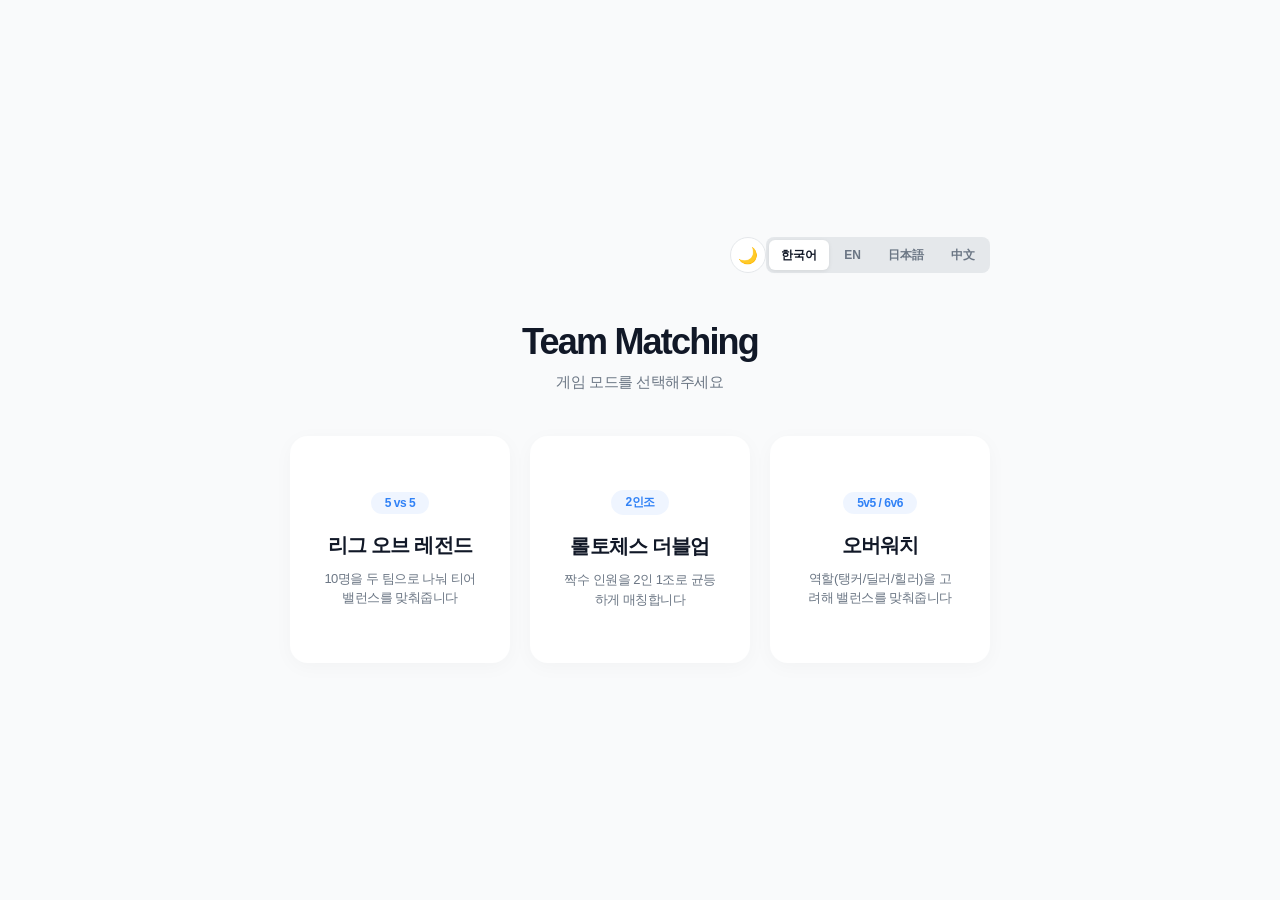
<file: index.html>
<!DOCTYPE html>
<html lang="ko">
<head>
  <meta charset="UTF-8">
  <meta name="viewport" content="width=device-width, initial-scale=1.0">
  <title>Team Matching</title>
  <link rel="stylesheet" href="style.css">
</head>
<body>
  <div class="landing">
    <div class="landing-top">
      <button class="dark-mode-btn" id="darkModeBtn">🌙</button>
      <div class="lang-toggle">
        <button class="lang-btn active" data-lang="ko">한국어</button>
        <button class="lang-btn" data-lang="en">EN</button>
        <button class="lang-btn" data-lang="ja">日本語</button>
        <button class="lang-btn" data-lang="zh">中文</button>
      </div>
    </div>
    <h1 class="landing-title">Team Matching</h1>
    <p class="landing-sub" id="subtitle"></p>
    <div class="card-grid">
      <a class="mode-card" href="lol/index.html">
        <div class="mode-badge">5 vs 5</div>
        <div class="mode-title" id="lolTitle"></div>
        <div class="mode-desc" id="lolDesc"></div>
      </a>
      <a class="mode-card" href="tft/index.html">
        <div class="mode-badge" id="tftBadge">2인조</div>
        <div class="mode-title" id="tftTitle"></div>
        <div class="mode-desc" id="tftDesc"></div>
      </a>
      <a class="mode-card" href="ow/index.html">
        <div class="mode-badge" id="owBadge">5 vs 5 / 6 vs 6</div>
        <div class="mode-title" id="owTitle"></div>
        <div class="mode-desc" id="owDesc"></div>
      </a>
    </div>
  </div>
  <script src="shared/tierData.js"></script>
  <script src="shared/utils.js"></script>
  <script src="shared/i18n.js"></script>
  <script src="app.js"></script>
</body>
</html>
</file>
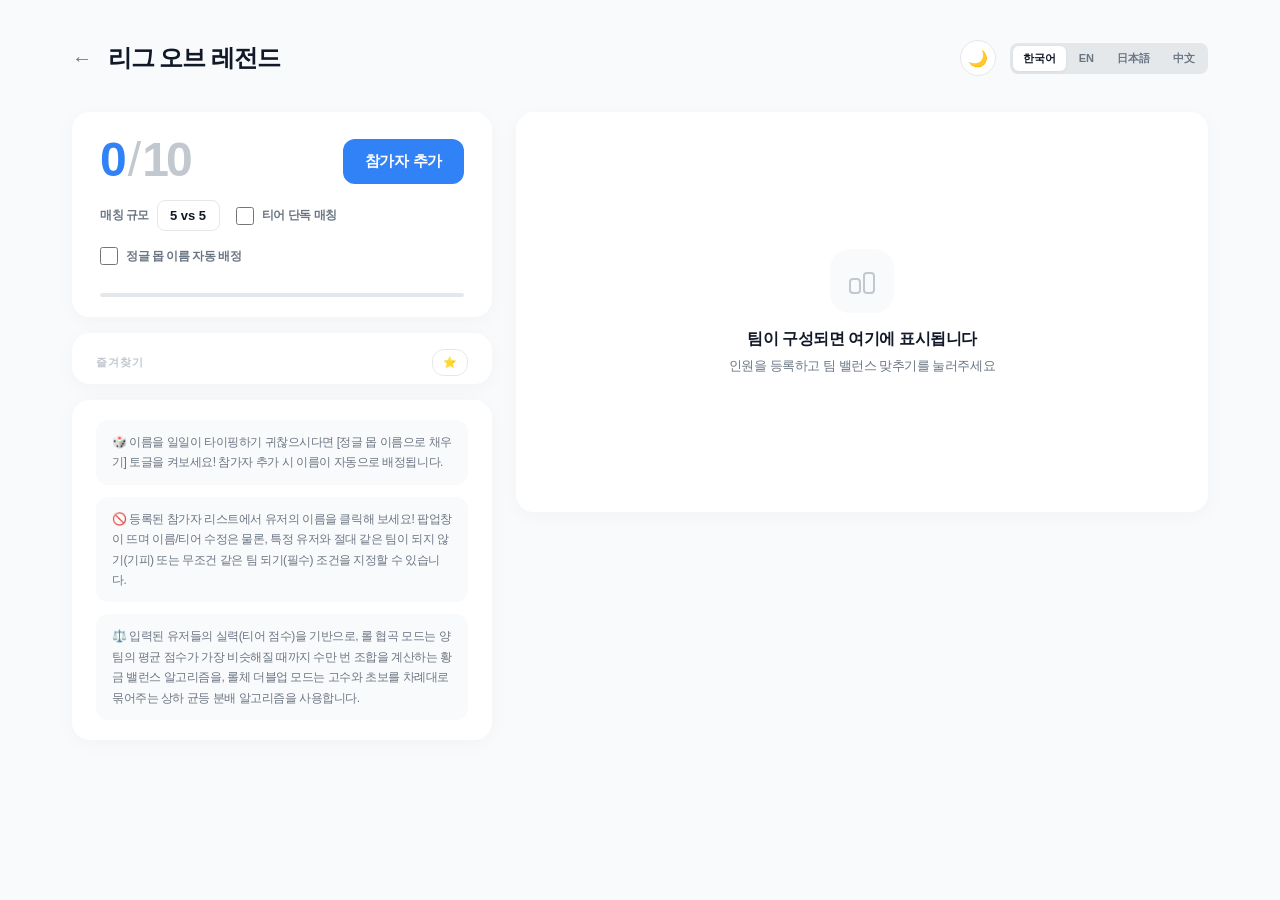
<file: lol/index.html>
<!DOCTYPE html>
<html lang="ko">
<head>
  <meta charset="UTF-8">
  <meta name="viewport" content="width=device-width, initial-scale=1.0">
  <title>리그 오브 레전드 - Team Matching</title>
  <link rel="stylesheet" href="style.css">
</head>
<body>
<div class="page">
  <div class="topbar">
    <a href="../index.html" class="topbar-back">&larr;</a>
    <span class="topbar-title" id="appTitle"></span>
    <div class="topbar-right">
      <button class="dark-mode-btn" id="darkModeBtn">🌙</button>
      <div class="lang-toggle">
        <button class="lang-btn active" data-lang="ko">한국어</button>
        <button class="lang-btn" data-lang="en">EN</button>
        <button class="lang-btn" data-lang="ja">日本語</button>
        <button class="lang-btn" data-lang="zh">中文</button>
      </div>
    </div>
  </div>
  <div class="dashboard">
    <div class="left-panel">
      <!-- Controls card -->
      <div class="card">
        <div class="stat-block">
          <div class="stat-row">
            <div>
              <div class="stat-count"><span class="n-cur" id="countNum">0</span><span class="n-sep">/</span><span class="n-tot" id="countTotal">10</span></div>
            </div>
            <div class="stat-actions">
              <button class="btn btn-primary" id="btnAdd"><span id="btnAddText"></span></button>
              <button class="btn btn-ghost" id="btnReset" style="display:none"></button>
            </div>
          </div>
          <!-- Options row -->
          <div class="options-row">
            <div class="option-item">
              <label class="option-label" id="matchSizeLabel"></label>
              <select class="option-select" id="matchSizeSelect">
                <option value="2">2 vs 2</option>
                <option value="3">3 vs 3</option>
                <option value="4">4 vs 4</option>
                <option value="5" selected>5 vs 5</option>
              </select>
            </div>
            <div class="option-item">
              <label class="toggle-wrap">
                <input type="checkbox" id="simpleModeToggle">
                <span class="toggle-label" id="simpleModeLabel"></span>
              </label>
            </div>
            <div class="option-item">
              <label class="toggle-wrap">
                <input type="checkbox" id="autoNameToggle">
                <span class="toggle-label" id="autoNameLabel"></span>
              </label>
            </div>
          </div>
          <!-- Utility buttons -->
          <div class="util-row">
            <button class="btn btn-ghost btn-util" id="btnUndo" style="display:none"></button>
          </div>
          <div class="progress-wrap"><div class="progress-track"><div class="progress-fill" id="countProgress" style="width:0%"></div></div></div>
        </div>
        <div id="btnMatchWrap" style="display:none;padding:0 28px 24px">
          <button class="btn btn-primary btn-match" id="btnMatch"><span id="btnMatchText"></span></button>
        </div>
      </div>
      <!-- Player list -->
      <div class="card" id="playerListCard" style="display:none">
        <div class="fav-header">
          <div class="section-label" id="sectionLabelPlayers"></div>
        </div>
        <div id="playerGrid" class="player-list"></div>
      </div>
      <!-- Favorites -->
      <div class="card" id="favCard">
        <div class="fav-header">
          <div class="section-label" id="favSectionLabel"></div>
          <button class="btn btn-ghost btn-util" id="btnFavToggle" style="font-size:11px;padding:6px 10px">⭐</button>
        </div>
        <div id="favList" class="fav-list" style="display:none"></div>
      </div>
      <!-- Guide card -->
      <div class="card guide-card" id="guideCard">
        <div class="guide-item" id="guideAutoFill"></div>
        <div class="guide-item" id="guideRelation"></div>
        <div class="guide-item" id="guideAlgo"></div>
      </div>
    </div>
    <div class="right-panel">
      <div class="card placeholder-card" id="placeholderCard">
        <div class="placeholder-icon"><svg width="32" height="32" viewBox="0 0 32 32" fill="none"><rect x="4" y="14" width="10" height="14" rx="3" stroke="#C2C8D0" stroke-width="2"/><rect x="18" y="8" width="10" height="20" rx="3" stroke="#C2C8D0" stroke-width="2"/></svg></div>
        <div class="placeholder-title" id="placeholderTitle"></div>
        <div class="placeholder-sub" id="placeholderSub"></div>
      </div>
      <div id="resultScreen" class="result-screen">
        <div class="card result-header-card"><div class="result-title" id="resultTitle"></div><div class="result-subtitle" id="resultSubtitle"></div></div>
        <div id="errorMsg" class="error-msg" style="display:none"></div>
        <div id="warnMsg" class="warn-msg" style="display:none"></div>
        <div class="card" id="balanceSection"><div class="balance-section"><div class="balance-label" id="balanceLabel"></div><div class="balance-bar-wrap"><span class="balance-pct blue" id="bluePct">50%</span><div class="balance-bar-bg"><div class="balance-bar-blue" id="blueBar" style="width:50%"></div><div class="balance-bar-red" id="redBar" style="width:50%"></div></div><span class="balance-pct red" id="redPct">50%</span></div></div></div>
        <div class="teams-grid" id="teamsWrapper"></div>
        <div class="card result-actions-card">
          <button class="btn btn-ghost" id="btnBack"></button>
          <button class="btn btn-secondary" id="btnCopy"><span id="btnCopyText"></span></button>
          <button class="btn btn-primary" id="btnReroll"><span id="btnRerollText"></span></button>
        </div>
      </div>
    </div>
  </div>
</div>
<!-- Add Modal -->
<div class="modal-overlay" id="modalOverlay"><div class="modal-sheet"><div class="modal-header"><button class="modal-back" id="modalBackBtn" style="display:none">&larr;</button><span class="modal-title" id="modalTitle"></span><button class="modal-close" id="modalCloseBtn"><svg width="14" height="14" viewBox="0 0 14 14" fill="none"><path d="M1 1L13 13M13 1L1 13" stroke="currentColor" stroke-width="2" stroke-linecap="round"/></svg></button></div><div class="modal-body"><div class="step-indicator" id="stepIndicator"></div><div class="step-panel active" id="step1"><div class="step-label" id="stepLabel1"></div><input class="input-field" id="inputName" type="text" maxlength="20"><button class="modal-btn-primary" id="btnNext"></button></div><div class="step-panel" id="step2"><div class="step-label" id="stepLabel2"></div><div class="chip-grid" id="tierChips"></div></div><div class="step-panel" id="step3"><div class="step-label" id="stepLabel3"></div><div class="chip-grid" id="subTierChips"></div><div id="masterLpWrap" style="display:none;margin-top:16px"><div class="step-label" id="masterLpLabel"></div><div class="chip-grid" id="masterLpChips"></div></div></div><div class="step-panel" id="step4"><div class="step-label" id="stepLabel4"></div><div class="chip-grid" id="laneChips"></div></div></div></div></div>
<!-- Edit Modal -->
<div class="modal-overlay" id="editOverlay"><div class="modal-sheet"><div class="modal-header"><span class="modal-title" id="editModalTitle"></span><button class="modal-close" id="editCloseBtn"><svg width="14" height="14" viewBox="0 0 14 14" fill="none"><path d="M1 1L13 13M13 1L1 13" stroke="currentColor" stroke-width="2" stroke-linecap="round"/></svg></button></div><div class="modal-body" id="editModalBody"></div></div></div>
<!-- Conflict Modal -->
<div class="modal-overlay" id="conflictOverlay"><div class="modal-sheet"><div class="modal-header"><span class="modal-title" id="conflictTitle"></span><button class="modal-close" id="conflictCloseBtn"><svg width="14" height="14" viewBox="0 0 14 14" fill="none"><path d="M1 1L13 13M13 1L1 13" stroke="currentColor" stroke-width="2" stroke-linecap="round"/></svg></button></div><div class="modal-body"><p class="conflict-msg" id="conflictMsg"></p><div class="conflict-btn-row"><button class="btn btn-ghost" id="conflictCancelBtn"></button><button class="btn btn-primary" id="conflictForceBtn" style="background:var(--red)"></button></div></div></div></div>
<div class="toast" id="toast"></div>
<script src="../shared/tierData.js"></script>
<script src="../shared/utils.js"></script>
<script src="../shared/i18n.js"></script>
<script src="ui.js"></script>
<script src="modal.js"></script>
<script src="editModal.js"></script>
<script src="algorithm.js"></script>
<script src="autofill.js"></script>
<script src="copy.js"></script>
<script src="guide.js"></script>
<script src="main.js"></script>
</body>
</html>
</file>
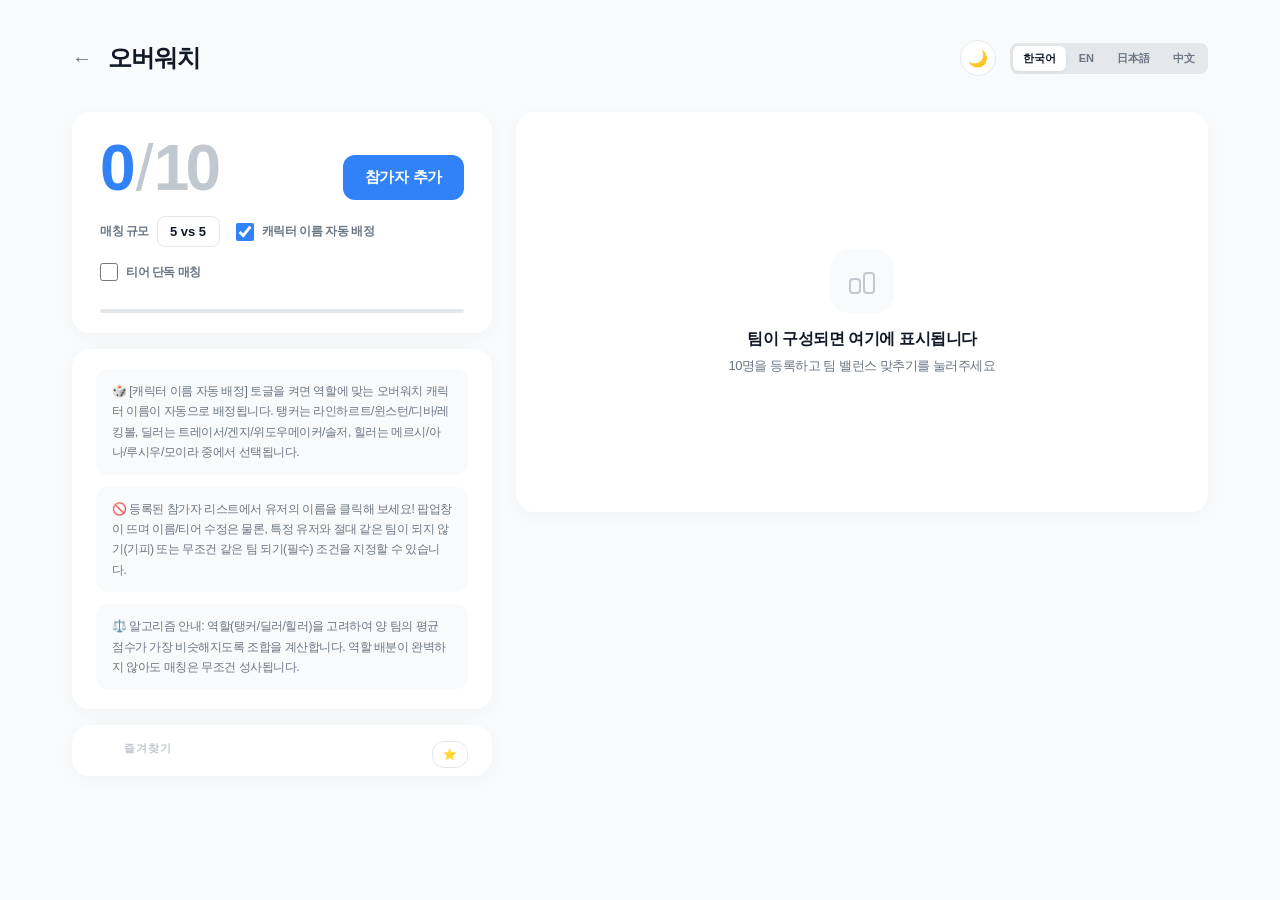
<file: ow/index.html>
<!DOCTYPE html>
<html lang="ko">
<head>
  <meta charset="UTF-8">
  <meta name="viewport" content="width=device-width, initial-scale=1.0">
  <title>오버워치 2 - Team Matching</title>
  <link rel="stylesheet" href="style.css">
</head>
<body>
<div class="page">
  <div class="topbar">
    <a href="../index.html" class="topbar-back">&larr;</a>
    <span class="topbar-title" id="appTitle"></span>
    <div class="topbar-right">
      <button class="dark-mode-btn" id="darkModeBtn">🌙</button>
      <div class="lang-toggle">
        <button class="lang-btn active" data-lang="ko">한국어</button>
        <button class="lang-btn" data-lang="en">EN</button>
        <button class="lang-btn" data-lang="ja">日本語</button>
        <button class="lang-btn" data-lang="zh">中文</button>
      </div>
    </div>
  </div>
  <div class="dashboard">
    <div class="left-panel">
      <div class="card">
        <div class="stat-block">
          <div class="stat-row">
            <div><div class="stat-count"><span class="n-cur" id="countNum">0</span><span class="n-sep">/</span><span class="n-tot" id="countTotal">10</span></div></div>
            <div class="stat-actions">
              <button class="btn btn-primary" id="btnAdd"><span id="btnAddText"></span></button>
              <button class="btn btn-ghost" id="btnReset" style="display:none"></button>
            </div>
          </div>
          <div class="options-row">
            <div class="option-item">
              <label class="option-label" id="matchSizeLabel"></label>
              <select class="option-select" id="matchSizeSelect">
                <option value="2">2 vs 2</option>
                <option value="3">3 vs 3</option>
                <option value="4">4 vs 4</option>
                <option value="5" selected>5 vs 5</option>
                <option value="6">6 vs 6</option>
              </select>
            </div>
            <div class="option-item">
              <label class="toggle-wrap">
                <input type="checkbox" id="autoNameToggle" checked>
                <span class="toggle-label" id="autoNameLabel"></span>
              </label>
            </div>
            <div class="option-item">
              <label class="toggle-wrap">
                <input type="checkbox" id="simpleModeToggle">
                <span class="toggle-label" id="simpleModeLabel"></span>
              </label>
            </div>
          </div>
          <div class="util-row"><button class="btn btn-ghost btn-util" id="btnUndo" style="display:none"></button></div>
          <div class="progress-wrap"><div class="progress-track"><div class="progress-fill" id="countProgress" style="width:0%"></div></div></div>
        </div>
        <div id="btnMatchWrap" style="display:none;padding:0 28px 24px">
          <button class="btn btn-primary btn-match" id="btnMatch"><span id="btnMatchText"></span></button>
        </div>
      </div>
      <div class="card guide-card"><div class="guide-item" id="guideAutoFill"></div><div class="guide-item" id="guideRelation"></div><div class="guide-item" id="guideAlgo"></div></div>
      <div class="card" id="playerListCard" style="display:none">
        <div class="section-label" id="sectionLabelPlayers"></div>
        <div id="playerGrid" class="player-list"></div>
      </div>
      <!-- Favorites -->
      <div class="card" id="favCard">
        <div class="fav-header">
          <div class="section-label" id="favSectionLabel"></div>
          <button class="btn btn-ghost btn-util" id="btnFavToggle" style="font-size:11px;padding:6px 10px">⭐</button>
        </div>
        <div id="favList" class="fav-list" style="display:none"></div>
      </div>
    </div>
    <div class="right-panel">
      <div class="card placeholder-card" id="placeholderCard">
        <div class="placeholder-icon"><svg width="32" height="32" viewBox="0 0 32 32" fill="none"><rect x="4" y="14" width="10" height="14" rx="3" stroke="#C2C8D0" stroke-width="2"/><rect x="18" y="8" width="10" height="20" rx="3" stroke="#C2C8D0" stroke-width="2"/></svg></div>
        <div class="placeholder-title" id="placeholderTitle"></div>
        <div class="placeholder-sub" id="placeholderSub"></div>
      </div>
      <div id="resultScreen" class="result-screen">
        <div class="card result-header-card"><div class="result-title" id="resultTitle"></div><div class="result-subtitle" id="resultSubtitle"></div></div>
        <div id="errorMsg" class="error-msg" style="display:none"></div>
        <div class="card" id="balanceSection"><div class="balance-section"><div class="balance-label" id="balanceLabel"></div><div class="balance-bar-wrap"><span class="balance-pct blue" id="bluePct">50%</span><div class="balance-bar-bg"><div class="balance-bar-blue" id="blueBar" style="width:50%"></div><div class="balance-bar-red" id="redBar" style="width:50%"></div></div><span class="balance-pct red" id="redPct">50%</span></div></div></div>
        <div class="teams-grid" id="teamsWrapper"></div>
        <div class="card guide-card"><div class="guide-item" id="algoInfoText"></div></div>
        <div class="card result-actions-card">
          <button class="btn btn-ghost" id="btnBack"></button>
          <button class="btn btn-secondary" id="btnCopy"><span id="btnCopyText"></span></button>
          <button class="btn btn-primary" id="btnReroll"><span id="btnRerollText"></span></button>
        </div>
      </div>
    </div>
  </div>
</div>
<!-- Modal -->
<div class="modal-overlay" id="modalOverlay"><div class="modal-sheet"><div class="modal-header"><button class="modal-back" id="modalBackBtn" style="display:none">&larr;</button><span class="modal-title" id="modalTitle"></span><button class="modal-close" id="modalCloseBtn"><svg width="14" height="14" viewBox="0 0 14 14" fill="none"><path d="M1 1L13 13M13 1L1 13" stroke="currentColor" stroke-width="2" stroke-linecap="round"/></svg></button></div><div class="modal-body"><div class="step-indicator" id="stepIndicator"></div><div class="step-panel active" id="step1"><div class="step-label" id="stepLabel1"></div><input class="input-field" id="inputName" type="text" maxlength="20"><button class="modal-btn-primary" id="btnNext"></button></div><div class="step-panel" id="step2"><div class="step-label" id="stepLabel2"></div><div class="chip-grid" id="tierChips"></div></div><div class="step-panel" id="step3"><div class="step-label" id="stepLabel3"></div><div class="chip-grid" id="subTierChips"></div></div><div class="step-panel" id="step4"><div class="step-label" id="stepLabel4"></div><div class="chip-grid" id="roleChips"></div></div></div></div></div>
<!-- Edit Modal -->
<div class="modal-overlay" id="editOverlay"><div class="modal-sheet"><div class="modal-header"><span class="modal-title" id="editModalTitle"></span><button class="modal-close" id="editCloseBtn"><svg width="14" height="14" viewBox="0 0 14 14" fill="none"><path d="M1 1L13 13M13 1L1 13" stroke="currentColor" stroke-width="2" stroke-linecap="round"/></svg></button></div><div class="modal-body" id="editModalBody"></div></div></div>
<div class="toast" id="toast"></div>
<script src="../shared/tierData.js"></script>
<script src="../shared/utils.js"></script>
<script src="../shared/i18n.js"></script>
<script src="main.js"></script>
</body>
</html>
</file>
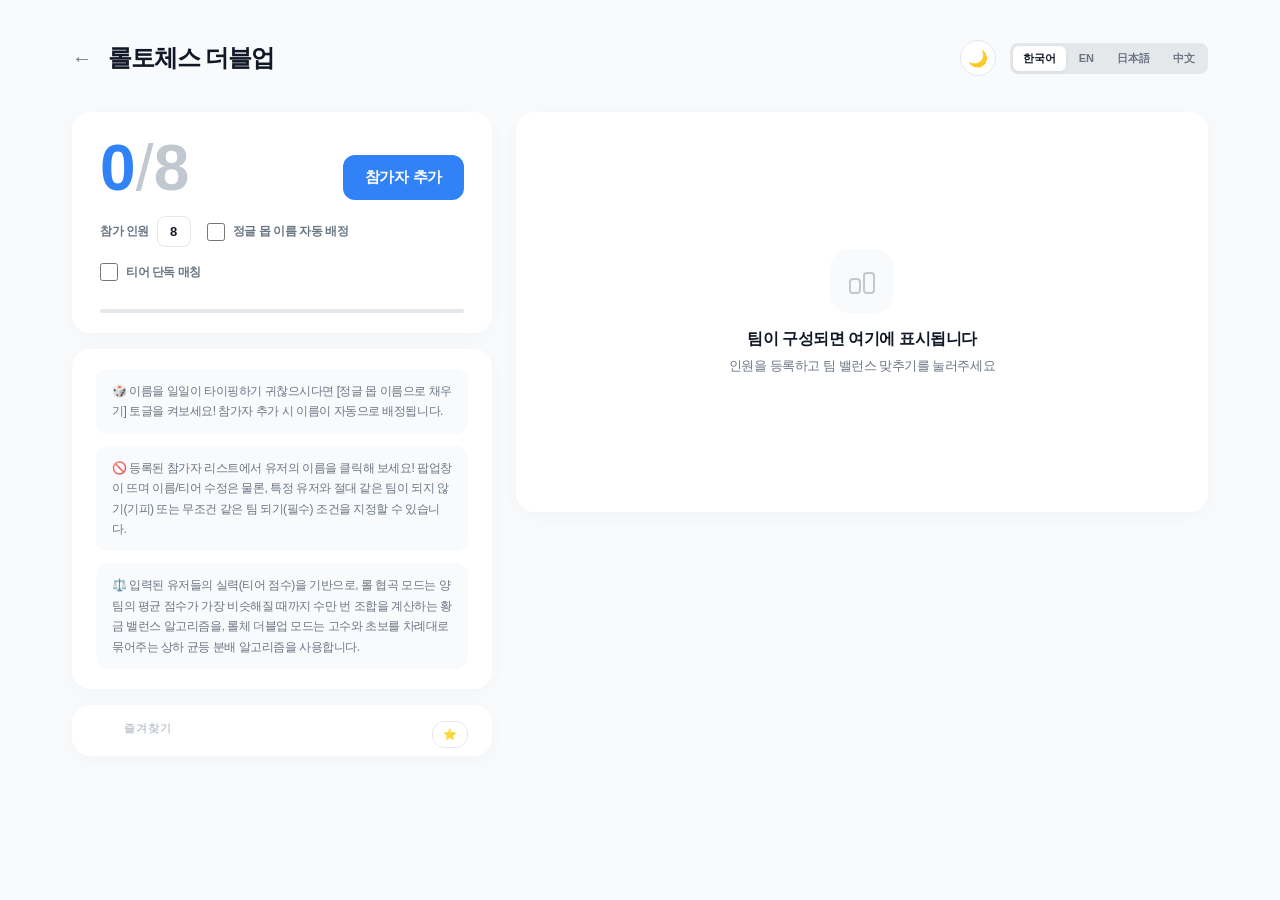
<file: tft/index.html>
<!DOCTYPE html>
<html lang="ko">
<head>
  <meta charset="UTF-8">
  <meta name="viewport" content="width=device-width, initial-scale=1.0">
  <title>롤토체스 더블업 - Team Matching</title>
  <link rel="stylesheet" href="style.css">
</head>
<body>
<div class="page">
  <div class="topbar">
    <a href="../index.html" class="topbar-back">&larr;</a>
    <span class="topbar-title" id="appTitle"></span>
    <div class="topbar-right">
      <button class="dark-mode-btn" id="darkModeBtn">🌙</button>
      <div class="lang-toggle">
        <button class="lang-btn active" data-lang="ko">한국어</button>
        <button class="lang-btn" data-lang="en">EN</button>
        <button class="lang-btn" data-lang="ja">日本語</button>
        <button class="lang-btn" data-lang="zh">中文</button>
      </div>
    </div>
  </div>
  <div class="dashboard">
    <div class="left-panel">
      <div class="card">
        <div class="stat-block">
          <div class="stat-row">
            <div><div class="stat-count"><span class="n-cur" id="countNum">0</span><span class="n-sep">/</span><span class="n-tot" id="countTotal">8</span></div></div>
            <div class="stat-actions">
              <button class="btn btn-primary" id="btnAdd"><span id="btnAddText"></span></button>
              <button class="btn btn-ghost" id="btnReset" style="display:none"></button>
            </div>
          </div>
          <!-- Options row (same style as LoL) -->
          <div class="options-row">
            <div class="option-item">
              <label class="option-label" id="tftCountLabel"></label>
              <select class="option-select" id="tftCountSelect"><option value="4">4</option><option value="6">6</option><option value="8" selected>8</option></select>
            </div>
            <div class="option-item">
              <label class="toggle-wrap">
                <input type="checkbox" id="autoNameToggle">
                <span class="toggle-label" id="autoNameLabel"></span>
              </label>
            </div>
            <div class="option-item">
              <label class="toggle-wrap">
                <input type="checkbox" id="simpleModeToggle">
                <span class="toggle-label" id="simpleModeLabel"></span>
              </label>
            </div>
          </div>
          <div class="util-row"><button class="btn btn-ghost btn-util" id="btnUndo" style="display:none"></button></div>
          <div class="progress-wrap"><div class="progress-track"><div class="progress-fill" id="countProgress" style="width:0%"></div></div></div>
        </div>
        <div id="btnMatchWrap" style="display:none;padding:0 28px 24px"><button class="btn btn-primary btn-match" id="btnMatch"><span id="btnMatchText"></span></button></div>
      </div>
      <div class="card guide-card"><div class="guide-item" id="guideAutoFill"></div><div class="guide-item" id="guideRelation"></div><div class="guide-item" id="guideAlgo"></div></div>
      <div class="card" id="playerListCard" style="display:none"><div class="section-label" id="sectionLabelPlayers"></div><div id="playerGrid" class="player-list"></div></div>
      <!-- Favorites -->
      <div class="card" id="favCard">
        <div class="fav-header">
          <div class="section-label" id="favSectionLabel"></div>
          <button class="btn btn-ghost btn-util" id="btnFavToggle" style="font-size:11px;padding:6px 10px">⭐</button>
        </div>
        <div id="favList" class="fav-list" style="display:none"></div>
      </div>
    </div>
    <div class="right-panel">
      <div class="card placeholder-card" id="placeholderCard"><div class="placeholder-icon"><svg width="32" height="32" viewBox="0 0 32 32" fill="none"><rect x="4" y="14" width="10" height="14" rx="3" stroke="#C2C8D0" stroke-width="2"/><rect x="18" y="8" width="10" height="20" rx="3" stroke="#C2C8D0" stroke-width="2"/></svg></div><div class="placeholder-title" id="placeholderTitle"></div><div class="placeholder-sub" id="placeholderSub"></div></div>
      <div id="resultScreen" class="result-screen">
        <div class="card result-header-card"><div class="result-title" id="resultTitle"></div><div class="result-subtitle" id="resultSubtitle"></div></div>
        <div id="teamsWrapper" class="tft-teams-list"></div>
        <div class="card guide-card"><div class="guide-item" id="algoInfoText"></div></div>
        <div class="card result-actions-card"><button class="btn btn-ghost" id="btnBack"></button><button class="btn btn-secondary" id="btnCopy"><span id="btnCopyText"></span></button></div>
      </div>
    </div>
  </div>
</div>
<div class="modal-overlay" id="modalOverlay"><div class="modal-sheet"><div class="modal-header"><button class="modal-back" id="modalBackBtn" style="display:none">&larr;</button><span class="modal-title" id="modalTitle"></span><button class="modal-close" id="modalCloseBtn"><svg width="14" height="14" viewBox="0 0 14 14" fill="none"><path d="M1 1L13 13M13 1L1 13" stroke="currentColor" stroke-width="2" stroke-linecap="round"/></svg></button></div><div class="modal-body"><div class="step-indicator" id="stepIndicator"></div><div class="step-panel active" id="step1"><div class="step-label" id="stepLabel1"></div><input class="input-field" id="inputName" type="text" maxlength="20"><button class="modal-btn-primary" id="btnNext"></button></div><div class="step-panel" id="step2"><div class="step-label" id="stepLabel2"></div><div class="chip-grid" id="tierChips"></div></div><div class="step-panel" id="step3"><div class="step-label" id="stepLabel3"></div><div class="chip-grid" id="subTierChips"></div><div id="masterLpWrap" style="display:none;margin-top:16px"><div class="step-label" id="masterLpLabel"></div><div class="chip-grid" id="masterLpChips"></div></div></div></div></div></div>
<div class="modal-overlay" id="editOverlay"><div class="modal-sheet"><div class="modal-header"><span class="modal-title" id="editModalTitle"></span><button class="modal-close" id="editCloseBtn"><svg width="14" height="14" viewBox="0 0 14 14" fill="none"><path d="M1 1L13 13M13 1L1 13" stroke="currentColor" stroke-width="2" stroke-linecap="round"/></svg></button></div><div class="modal-body" id="editModalBody"></div></div></div>
<div class="toast" id="toast"></div>
<script src="../shared/tierData.js"></script>
<script src="../shared/utils.js"></script>
<script src="../shared/i18n.js"></script>
<script src="main.js"></script>
</body>
</html>
</file>
<file: style.css>
*,*::before,*::after{box-sizing:border-box;margin:0;padding:0}
:root{--page-bg:#F9FAFB;--card-bg:#FFF;--blue:#3182F6;--blue-h:#1B6EE8;--blue-dim:rgba(49,130,246,.08);--text:#111827;--text2:#6B7684;--text3:#C2C8D0;--border:#E5E8EB;--card-shadow:0 4px 20px rgba(0,0,0,.03);--r:18px;--r-sm:12px;--r-xs:8px}
[data-theme="dark"]{--page-bg:#1A1B1E;--card-bg:#25262B;--blue:#4C9AFF;--blue-h:#70B0FF;--blue-dim:rgba(76,154,255,.12);--text:#E1E3E6;--text2:#909399;--text3:#4A4D52;--border:#353739;--card-shadow:0 4px 20px rgba(0,0,0,.2)}
body{font-family:-apple-system,BlinkMacSystemFont,"Segoe UI","Noto Sans KR",Roboto,sans-serif;background:var(--page-bg);color:var(--text);min-height:100vh;-webkit-font-smoothing:antialiased;letter-spacing:-.03em;display:flex;align-items:center;justify-content:center}
.landing{text-align:center;padding:40px 20px;width:100%;max-width:740px}
.landing-top{display:flex;justify-content:flex-end;margin-bottom:48px}
.lang-toggle{display:flex;gap:3px;background:var(--border);border-radius:var(--r-xs);padding:3px}
.dark-mode-btn{width:36px;height:36px;border-radius:50%;border:1.5px solid var(--border);background:var(--card-bg);font-size:16px;cursor:pointer;display:flex;align-items:center;justify-content:center;transition:all .15s;flex-shrink:0}.dark-mode-btn:hover{border-color:var(--blue);background:var(--blue-dim)}.dark-mode-btn:active{transform:scale(.9)}
.lang-btn{padding:6px 12px;border-radius:6px;border:none;background:transparent;font-family:inherit;font-size:12px;font-weight:700;color:var(--text2);cursor:pointer;transition:all .12s}
.lang-btn:active{transform:scale(.94)}
.lang-btn.active{background:var(--card-bg);color:var(--text);box-shadow:0 1px 4px rgba(0,0,0,.08)}
.landing-title{font-size:36px;font-weight:800;letter-spacing:-.05em;margin-bottom:10px}
.landing-sub{font-size:15px;color:var(--text2);font-weight:500;margin-bottom:44px}
.card-grid{display:grid;grid-template-columns:repeat(3,1fr);gap:20px}
@media(max-width:720px){.card-grid{grid-template-columns:1fr}}
.mode-card{display:flex;flex-direction:column;align-items:center;justify-content:center;background:var(--card-bg);border-radius:var(--r);box-shadow:var(--card-shadow);padding:52px 32px;text-decoration:none;color:var(--text);border:2px solid transparent;transition:all .15s;cursor:pointer}
.mode-card:hover{border-color:var(--blue);transform:translateY(-4px);box-shadow:0 8px 30px rgba(0,0,0,.06)}
[data-theme="dark"] .mode-card:hover{box-shadow:0 8px 30px rgba(0,0,0,.3)}
.mode-card:active{transform:scale(.97)}
.mode-badge{font-size:12px;font-weight:800;color:var(--blue);background:var(--blue-dim);padding:4px 14px;border-radius:20px;margin-bottom:18px}
.mode-title{font-size:20px;font-weight:800;letter-spacing:-.04em;margin-bottom:10px}
.mode-desc{font-size:13px;color:var(--text2);font-weight:500;line-height:1.5}
</file>
<file: lol/style.css>
*,*::before,*::after{box-sizing:border-box;margin:0;padding:0}
:root{--page-bg:#F9FAFB;--card-bg:#FFF;--blue:#3182F6;--blue-h:#1B6EE8;--blue-dim:rgba(49,130,246,.08);--red:#F04452;--red-dim:rgba(240,68,82,.07);--green:#00C471;--green-dim:rgba(0,196,113,.09);--orange:#F57C00;--orange-dim:rgba(245,124,0,.08);--text:#111827;--text2:#6B7684;--text3:#C2C8D0;--border:#E5E8EB;--card-shadow:0 4px 20px rgba(0,0,0,.03);--r:18px;--r-sm:12px;--r-xs:8px}
[data-theme="dark"]{--page-bg:#1A1B1E;--card-bg:#25262B;--blue:#4C9AFF;--blue-h:#70B0FF;--blue-dim:rgba(76,154,255,.12);--red:#FF6B7A;--red-dim:rgba(255,107,122,.1);--green:#4ADE80;--green-dim:rgba(74,222,128,.1);--orange:#FFB347;--orange-dim:rgba(255,179,71,.1);--text:#E1E3E6;--text2:#909399;--text3:#4A4D52;--border:#353739;--card-shadow:0 4px 20px rgba(0,0,0,.2)}
body{font-family:-apple-system,BlinkMacSystemFont,"Segoe UI","Noto Sans KR",Roboto,sans-serif;background:var(--page-bg);color:var(--text);min-height:100vh;-webkit-font-smoothing:antialiased;letter-spacing:-.03em}
.page{max-width:1200px;margin:0 auto;padding:40px 32px 80px}
.topbar{display:flex;align-items:center;gap:16px;margin-bottom:36px;flex-wrap:wrap}
.topbar-back{font-size:20px;font-weight:600;color:var(--text2);text-decoration:none;transition:color .12s}.topbar-back:hover{color:var(--blue)}.topbar-back:active{transform:scale(.9)}
.topbar-title{font-size:24px;font-weight:800;letter-spacing:-.04em;flex:1}
.topbar-right{display:flex;align-items:center;gap:14px;flex-wrap:wrap}
.topbar-sub{font-size:14px;color:var(--text2);font-weight:500;white-space:nowrap}
.lang-toggle{display:flex;gap:3px;background:var(--border);border-radius:var(--r-xs);padding:3px}
.dark-mode-btn{width:36px;height:36px;border-radius:50%;border:1.5px solid var(--border);background:var(--card-bg);font-size:16px;cursor:pointer;display:flex;align-items:center;justify-content:center;transition:all .15s;flex-shrink:0}.dark-mode-btn:hover{border-color:var(--blue);background:var(--blue-dim)}.dark-mode-btn:active{transform:scale(.9)}
.lang-btn{padding:5px 10px;border-radius:6px;border:none;background:transparent;font-family:inherit;font-size:11px;font-weight:700;color:var(--text2);cursor:pointer;transition:all .12s}.lang-btn:active{transform:scale(.94)}.lang-btn.active{background:var(--card-bg);color:var(--text);box-shadow:0 1px 4px rgba(0,0,0,.06)}
.dashboard{display:grid;grid-template-columns:420px 1fr;gap:24px;align-items:start}@media(max-width:900px){.page{padding:24px 16px 60px}.dashboard{grid-template-columns:1fr}}
.card{background:var(--card-bg);border-radius:var(--r);box-shadow:var(--card-shadow);overflow:hidden}
.left-panel{display:flex;flex-direction:column;gap:16px}
.stat-block{padding:24px 28px 20px}.stat-row{display:flex;align-items:flex-end;justify-content:space-between;gap:12px}
.stat-count{font-size:48px;font-weight:800;letter-spacing:-.06em;line-height:1}.stat-count .n-cur{color:var(--blue)}.stat-count .n-sep{color:var(--text3);font-weight:300;margin:0 4px}.stat-count .n-tot{color:var(--text3)}
.stat-label{font-size:13px;color:var(--text2);font-weight:500;margin-top:4px}
.stat-actions{display:flex;flex-direction:column;gap:8px;align-items:flex-end;flex-shrink:0}
.options-row{display:flex;gap:16px;align-items:center;margin-top:16px;flex-wrap:wrap}
.option-item{display:flex;align-items:center;gap:8px}
.option-label{font-size:12px;font-weight:700;color:var(--text2)}
.option-select{padding:7px 12px;border-radius:var(--r-xs);border:1.5px solid var(--border);background:var(--card-bg);font-family:inherit;font-size:13px;font-weight:700;color:var(--text);cursor:pointer;outline:none;-webkit-appearance:none;appearance:none}.option-select:focus{border-color:var(--blue)}
.toggle-wrap{display:flex;align-items:center;gap:8px;cursor:pointer}
.toggle-wrap input[type="checkbox"]{width:18px;height:18px;accent-color:var(--blue);cursor:pointer}
.toggle-label{font-size:12px;font-weight:700;color:var(--text2)}
.util-row{display:flex;gap:8px;margin-top:12px}
.btn-util{padding:9px 14px;font-size:12px}
.progress-wrap{margin-top:16px}.progress-track{height:4px;border-radius:2px;background:var(--border);overflow:hidden}.progress-fill{height:100%;background:var(--blue);border-radius:2px;transition:width .45s cubic-bezier(.34,1.4,.64,1)}
.btn{display:inline-flex;align-items:center;justify-content:center;gap:6px;border:none;border-radius:var(--r-sm);font-family:inherit;font-weight:700;cursor:pointer;transition:all .12s;user-select:none;letter-spacing:-.02em;white-space:nowrap}.btn:active{transform:scale(.96)}.btn:disabled{opacity:.35;cursor:not-allowed;transform:none!important}
.btn-primary{background:var(--blue);color:#fff;padding:13px 22px;font-size:15px}.btn-primary:hover{background:var(--blue-h)}
.btn-secondary{background:var(--page-bg);color:var(--text);padding:13px 22px;font-size:15px}.btn-secondary:hover{background:var(--border)}
.btn-ghost{background:transparent;color:var(--text2);border:1.5px solid var(--border);padding:12px 20px;font-size:14px}.btn-ghost:hover{background:var(--page-bg)}
.btn-danger{background:var(--red-dim);color:var(--red);padding:8px 14px;font-size:13px}.btn-danger:hover{background:rgba(240,68,82,.13)}
.btn-match{width:100%;padding:16px;font-size:16px;border-radius:var(--r)}
.guide-card{padding:20px 24px;display:flex;flex-direction:column;gap:12px}
.guide-item{font-size:12px;color:var(--text2);line-height:1.7;font-weight:500;padding:12px 16px;background:var(--page-bg);border-radius:var(--r-sm)}
.section-label{font-size:11px;font-weight:700;color:var(--text3);letter-spacing:.08em;text-transform:uppercase;padding:0;margin:0}
.player-list{display:flex;flex-direction:column}.player-item{display:flex;align-items:center;gap:14px;padding:14px 24px;border-top:1px solid var(--page-bg);transition:background .1s;cursor:pointer}.player-item:first-child{border-top:none}.player-item:hover{background:#F0F4FF}
.tier-badge{width:40px;height:40px;border-radius:var(--r-sm);display:flex;align-items:center;justify-content:center;font-size:11px;font-weight:800;flex-shrink:0}
.player-info{flex:1;min-width:0}.player-name{font-size:14px;font-weight:700;white-space:nowrap;overflow:hidden;text-overflow:ellipsis}.player-meta{font-size:11px;color:var(--text2);margin-top:2px;font-weight:500}
.score-pill{display:inline-block;font-size:10px;font-weight:700;color:var(--blue);background:var(--blue-dim);padding:2px 7px;border-radius:20px;margin-top:3px}
.player-tags{display:flex;gap:3px;flex-wrap:wrap;margin-top:3px}.tag{font-size:10px;padding:2px 6px;border-radius:20px;font-weight:600}.tag-must{background:var(--green-dim);color:#007A45}.tag-avoid{background:var(--red-dim);color:var(--red)}
.right-panel{position:sticky;top:32px}
.placeholder-card{min-height:400px;display:flex;flex-direction:column;align-items:center;justify-content:center;text-align:center;padding:48px 40px}
.placeholder-icon{width:64px;height:64px;border-radius:20px;background:var(--page-bg);margin:0 auto 16px;display:flex;align-items:center;justify-content:center}
.placeholder-title{font-size:16px;font-weight:700;margin-bottom:6px}.placeholder-sub{font-size:13px;color:var(--text2);font-weight:500;line-height:1.5}
.result-screen{display:none}.result-screen.active{display:flex;flex-direction:column;gap:16px}
.result-header-card{padding:24px 28px 20px}.result-title{font-size:20px;font-weight:800;letter-spacing:-.04em}.result-subtitle{font-size:12px;color:var(--text2);margin-top:4px;font-weight:500}
.balance-section{padding:16px 28px}.balance-label{font-size:11px;font-weight:700;color:var(--text3);letter-spacing:.08em;text-transform:uppercase;margin-bottom:8px}
.balance-bar-wrap{display:flex;align-items:center;gap:8px}.balance-bar-bg{flex:1;height:6px;border-radius:3px;background:var(--border);overflow:hidden;display:flex}
.balance-bar-blue{height:100%;background:var(--blue);transition:width .5s}.balance-bar-red{height:100%;background:var(--red);transition:width .5s}
.balance-pct{font-size:11px;font-weight:700;min-width:32px;text-align:center}.balance-pct.blue{color:var(--blue)}.balance-pct.red{color:var(--red)}
.teams-grid{display:grid;grid-template-columns:1fr 1fr;gap:14px}@media(max-width:640px){.teams-grid{grid-template-columns:1fr}}
.team-card{border-radius:var(--r);overflow:hidden;box-shadow:var(--card-shadow)}.team-header{padding:14px 18px;font-size:13px;font-weight:800;display:flex;align-items:center;justify-content:space-between}
.team-blue .team-header{background:var(--blue-dim);color:var(--blue)}.team-red .team-header{background:var(--red-dim);color:var(--red)}
.team-score-badge{font-size:11px;font-weight:700;padding:3px 9px;border-radius:20px}.team-blue .team-score-badge{background:rgba(49,130,246,.12);color:var(--blue)}.team-red .team-score-badge{background:rgba(240,68,82,.12);color:var(--red)}
.team-player-list{background:var(--card-bg)}.team-player-row{display:flex;align-items:center;gap:8px;padding:9px 18px;border-bottom:1px solid var(--page-bg)}.team-player-row:last-child{border-bottom:none}
.lane-badge{width:24px;height:24px;border-radius:6px;background:var(--page-bg);display:flex;align-items:center;justify-content:center;font-size:10px;font-weight:800;color:var(--text2);flex-shrink:0}
.team-player-name{font-size:13px;font-weight:700;flex:1}.team-player-tier{font-size:10px;color:var(--text2);font-weight:600}
.result-actions-card{padding:16px 28px;display:flex;gap:8px}.result-actions-card .btn{flex:1;padding:11px 16px;font-size:13px}
.error-msg{margin:0 20px;background:var(--red-dim);border-radius:var(--r-sm);padding:12px 16px;color:var(--red);font-size:12px;font-weight:600;text-align:center}
.warn-msg{margin:0 20px;background:var(--orange-dim);border-radius:var(--r-sm);padding:10px 16px;color:var(--orange);font-size:11px;font-weight:600;text-align:center}
.modal-overlay{position:fixed;inset:0;z-index:300;background:rgba(255,255,255,.82);backdrop-filter:blur(20px);-webkit-backdrop-filter:blur(20px);display:flex;align-items:center;justify-content:center;opacity:0;pointer-events:none;transition:opacity .22s;padding:20px}.modal-overlay.active{opacity:1;pointer-events:all}
[data-theme="dark"] .modal-overlay{background:rgba(0,0,0,.7)}
[data-theme="dark"] .player-item:hover{background:rgba(76,154,255,.08)}
[data-theme="dark"] .toast{background:rgba(225,227,230,.92);color:#1A1B1E}
.modal-sheet{background:var(--card-bg);border-radius:24px;width:100%;max-width:480px;box-shadow:0 8px 60px rgba(0,0,0,.12);transform:translateY(20px) scale(.98);transition:transform .28s cubic-bezier(.34,1.4,.64,1);max-height:88vh;overflow-y:auto}.modal-overlay.active .modal-sheet{transform:translateY(0) scale(1)}
.modal-header{padding:24px 24px 0;display:flex;align-items:center;justify-content:space-between;gap:8px}.modal-title{font-size:18px;font-weight:800;letter-spacing:-.04em;flex:1}
.modal-back{border:none;background:none;font-size:18px;color:var(--text2);cursor:pointer;padding:4px 8px;border-radius:6px;transition:all .12s;flex-shrink:0}.modal-back:hover{color:var(--blue)}.modal-back:active{transform:scale(.9)}
.modal-close{width:30px;height:30px;border-radius:50%;background:var(--page-bg);border:none;cursor:pointer;display:flex;align-items:center;justify-content:center;color:var(--text2);transition:background .12s;flex-shrink:0}.modal-close:hover{background:var(--border)}.modal-close:active{transform:scale(.9)}
.modal-body{padding:16px 24px 28px}
.step-indicator{display:flex;gap:4px;margin-bottom:18px}.step-dot{height:3px;border-radius:2px;flex:1;background:var(--border);transition:background .25s}.step-dot.active{background:var(--blue)}.step-dot.done{background:var(--green)}
.step-panel{display:none}.step-panel.active{display:block;animation:fadeSlide .22s ease}@keyframes fadeSlide{from{opacity:0;transform:translateX(12px)}to{opacity:1;transform:translateX(0)}}
.step-label{font-size:10px;font-weight:700;color:var(--text3);letter-spacing:.07em;text-transform:uppercase;margin-bottom:10px}
.input-field{width:100%;padding:14px 16px;border:1.5px solid var(--border);border-radius:var(--r-sm);font-size:16px;font-family:inherit;font-weight:600;color:var(--text);background:var(--card-bg);outline:none;transition:border-color .15s}.input-field:focus{border-color:var(--blue)}.input-field::placeholder{color:var(--text3);font-weight:500}
.chip-grid{display:flex;flex-wrap:wrap;gap:7px}.chip{padding:9px 14px;border-radius:var(--r-sm);border:1.5px solid var(--border);background:var(--card-bg);font-size:12px;font-weight:600;cursor:pointer;transition:all .1s;user-select:none;color:var(--text)}.chip:hover{border-color:var(--blue);color:var(--blue)}.chip:active{transform:scale(.95)}.chip.selected{background:var(--blue);border-color:var(--blue);color:#fff}.chip.sel-avoid{background:var(--red);border-color:var(--red);color:#fff}.chip.sel-must{background:var(--green);border-color:var(--green);color:#fff}
.modal-btn-primary{width:100%;margin-top:12px;padding:14px;border-radius:var(--r-sm);background:var(--blue);color:#fff;border:none;font-family:inherit;font-size:14px;font-weight:700;cursor:pointer;transition:all .12s}.modal-btn-primary:hover{background:var(--blue-h)}.modal-btn-primary:active{transform:scale(.97)}
.modal-btn-ghost{width:100%;margin-top:8px;padding:12px;border-radius:var(--r-sm);background:transparent;color:var(--text2);border:1.5px solid var(--border);font-family:inherit;font-size:13px;font-weight:700;cursor:pointer;transition:all .12s}.modal-btn-ghost:hover{background:var(--page-bg)}.modal-btn-ghost:active{transform:scale(.97)}
.edit-section{margin-bottom:16px}.edit-section-title{font-size:11px;font-weight:700;color:var(--text3);margin-bottom:8px;text-transform:uppercase;letter-spacing:.05em}
.edit-check-list{display:flex;flex-direction:column;gap:6px}.edit-check-item{display:flex;align-items:center;gap:8px;font-size:13px;font-weight:600;cursor:pointer}.edit-check-item input{width:16px;height:16px;accent-color:var(--blue)}
.conflict-msg{font-size:13px;color:var(--text2);line-height:1.7;margin-bottom:20px;white-space:pre-line;font-weight:500}.conflict-btn-row{display:flex;gap:8px}.conflict-btn-row .btn{flex:1}
.toast{position:fixed;bottom:28px;left:50%;transform:translateX(-50%) translateY(16px);background:rgba(17,24,39,.92);color:#fff;padding:10px 18px;border-radius:12px;font-size:12px;font-weight:600;opacity:0;transition:all .25s;z-index:999;white-space:nowrap;pointer-events:none}.toast.show{opacity:1;transform:translateX(-50%) translateY(0)}

.fav-header{display:flex;align-items:center;justify-content:space-between;padding:16px 24px 8px}
.fav-list{padding:0 16px 16px}
.fav-empty{font-size:12px;color:var(--text3);text-align:center;padding:16px;font-weight:500}
.fav-item{display:flex;align-items:center;gap:10px;padding:10px 12px;border-radius:var(--r-sm);transition:background .1s;margin-bottom:4px}.fav-item:hover{background:var(--page-bg)}
.fav-info{flex:1;min-width:0}.fav-name{font-size:13px;font-weight:700;white-space:nowrap;overflow:hidden;text-overflow:ellipsis}.fav-meta{font-size:10px;color:var(--text2);margin-top:2px;font-weight:500}
.fav-actions{display:flex;gap:4px;flex-shrink:0}
</file>
<file: ow/style.css>
*,*::before,*::after{box-sizing:border-box;margin:0;padding:0}
:root{--page-bg:#F9FAFB;--card-bg:#FFF;--blue:#3182F6;--blue-h:#1B6EE8;--blue-dim:rgba(49,130,246,.08);--red:#F04452;--red-dim:rgba(240,68,82,.07);--green:#00C471;--green-dim:rgba(0,196,113,.09);--orange:#F57C00;--orange-dim:rgba(245,124,0,.08);--text:#111827;--text2:#6B7684;--text3:#C2C8D0;--border:#E5E8EB;--card-shadow:0 4px 20px rgba(0,0,0,.03);--r:18px;--r-sm:12px;--r-xs:8px}
[data-theme="dark"]{--page-bg:#1A1B1E;--card-bg:#25262B;--blue:#4C9AFF;--blue-h:#70B0FF;--blue-dim:rgba(76,154,255,.12);--red:#FF6B7A;--red-dim:rgba(255,107,122,.1);--green:#4ADE80;--green-dim:rgba(74,222,128,.1);--orange:#FFB347;--orange-dim:rgba(255,179,71,.1);--text:#E1E3E6;--text2:#909399;--text3:#4A4D52;--border:#353739;--card-shadow:0 4px 20px rgba(0,0,0,.2)}
body{font-family:-apple-system,BlinkMacSystemFont,"Segoe UI","Noto Sans KR",Roboto,sans-serif;background:var(--page-bg);color:var(--text);min-height:100vh;-webkit-font-smoothing:antialiased;letter-spacing:-.03em}
.page{max-width:1200px;margin:0 auto;padding:40px 32px 80px}
.topbar{display:flex;align-items:center;gap:16px;margin-bottom:36px;flex-wrap:wrap}
.topbar-back{font-size:20px;font-weight:600;color:var(--text2);text-decoration:none;transition:color .12s}.topbar-back:hover{color:var(--blue)}.topbar-back:active{transform:scale(.9)}
.topbar-title{font-size:24px;font-weight:800;letter-spacing:-.04em;flex:1}
.topbar-right{display:flex;align-items:center;gap:14px;flex-wrap:wrap}
.topbar-sub{font-size:14px;color:var(--text2);font-weight:500;white-space:nowrap}
.lang-toggle{display:flex;gap:3px;background:var(--border);border-radius:var(--r-xs);padding:3px}
.dark-mode-btn{width:36px;height:36px;border-radius:50%;border:1.5px solid var(--border);background:var(--card-bg);font-size:16px;cursor:pointer;display:flex;align-items:center;justify-content:center;transition:all .15s;flex-shrink:0}.dark-mode-btn:hover{border-color:var(--blue);background:var(--blue-dim)}.dark-mode-btn:active{transform:scale(.9)}
.lang-btn{padding:5px 10px;border-radius:6px;border:none;background:transparent;font-family:inherit;font-size:11px;font-weight:700;color:var(--text2);cursor:pointer;transition:all .12s}.lang-btn:active{transform:scale(.94)}.lang-btn.active{background:var(--card-bg);color:var(--text);box-shadow:0 1px 4px rgba(0,0,0,.06)}
.dashboard{display:grid;grid-template-columns:420px 1fr;gap:24px;align-items:start}@media(max-width:900px){.page{padding:24px 16px 60px}.dashboard{grid-template-columns:1fr}}
.card{background:var(--card-bg);border-radius:var(--r);box-shadow:var(--card-shadow);overflow:hidden}
.left-panel{display:flex;flex-direction:column;gap:16px}
.stat-block{padding:24px 28px 20px}.stat-row{display:flex;align-items:flex-end;justify-content:space-between;gap:12px}
.stat-count{font-size:64px;font-weight:800;letter-spacing:-.06em;line-height:1}.stat-count .n-cur{color:var(--blue)}.stat-count .n-sep{color:var(--text3);font-weight:300;margin:0 4px}.stat-count .n-tot{color:var(--text3)}
.stat-label{font-size:13px;color:var(--text2);font-weight:500;margin-top:4px}
.stat-actions{display:flex;flex-direction:column;gap:8px;align-items:flex-end;flex-shrink:0}
.options-row{display:flex;gap:16px;align-items:center;margin-top:16px;flex-wrap:wrap}
.option-item{display:flex;align-items:center;gap:8px}
.option-label{font-size:12px;font-weight:700;color:var(--text2)}
.option-select{padding:7px 12px;border-radius:var(--r-xs);border:1.5px solid var(--border);background:var(--card-bg);font-family:inherit;font-size:13px;font-weight:700;color:var(--text);cursor:pointer;outline:none;-webkit-appearance:none;appearance:none}.option-select:focus{border-color:var(--blue)}
.toggle-wrap{display:flex;align-items:center;gap:8px;cursor:pointer}
.toggle-wrap input[type="checkbox"]{width:18px;height:18px;accent-color:var(--blue);cursor:pointer}
.toggle-label{font-size:12px;font-weight:700;color:var(--text2)}
.util-row{display:flex;gap:8px;margin-top:12px}
.btn-util{padding:9px 14px;font-size:12px}
.progress-wrap{margin-top:16px}.progress-track{height:4px;border-radius:2px;background:var(--border);overflow:hidden}.progress-fill{height:100%;background:var(--blue);border-radius:2px;transition:width .45s cubic-bezier(.34,1.4,.64,1)}
.btn{display:inline-flex;align-items:center;justify-content:center;gap:6px;border:none;border-radius:var(--r-sm);font-family:inherit;font-weight:700;cursor:pointer;transition:all .12s;user-select:none;letter-spacing:-.02em;white-space:nowrap}.btn:active{transform:scale(.96)}.btn:disabled{opacity:.35;cursor:not-allowed;transform:none!important}
.btn-primary{background:var(--blue);color:#fff;padding:13px 22px;font-size:15px}.btn-primary:hover{background:var(--blue-h)}
.btn-secondary{background:var(--page-bg);color:var(--text);padding:13px 22px;font-size:15px}.btn-secondary:hover{background:var(--border)}
.btn-ghost{background:transparent;color:var(--text2);border:1.5px solid var(--border);padding:12px 20px;font-size:14px}.btn-ghost:hover{background:var(--page-bg)}
.btn-danger{background:var(--red-dim);color:var(--red);padding:8px 14px;font-size:13px}.btn-danger:hover{background:rgba(240,68,82,.13)}
.btn-match{width:100%;padding:16px;font-size:16px;border-radius:var(--r)}
.guide-card{padding:20px 24px;display:flex;flex-direction:column;gap:12px}
.guide-item{font-size:12px;color:var(--text2);line-height:1.7;font-weight:500;padding:12px 16px;background:var(--page-bg);border-radius:var(--r-sm)}
.section-label{font-size:11px;font-weight:700;color:var(--text3);letter-spacing:.08em;text-transform:uppercase;padding:0 28px 12px}
.player-list{display:flex;flex-direction:column}.player-item{display:flex;align-items:center;gap:14px;padding:14px 24px;border-top:1px solid var(--page-bg);transition:background .1s;cursor:pointer}.player-item:first-child{border-top:none}.player-item:hover{background:#F0F4FF}
.tier-badge{width:40px;height:40px;border-radius:var(--r-sm);display:flex;align-items:center;justify-content:center;font-size:11px;font-weight:800;flex-shrink:0}
.player-info{flex:1;min-width:0}.player-name{font-size:14px;font-weight:700;white-space:nowrap;overflow:hidden;text-overflow:ellipsis}.player-meta{font-size:11px;color:var(--text2);margin-top:2px;font-weight:500}
.score-pill{display:inline-block;font-size:10px;font-weight:700;color:var(--blue);background:var(--blue-dim);padding:2px 7px;border-radius:20px;margin-top:3px}
.player-tags{display:flex;gap:3px;flex-wrap:wrap;margin-top:3px}.tag{font-size:10px;padding:2px 6px;border-radius:20px;font-weight:600}.tag-must{background:var(--green-dim);color:#007A45}.tag-avoid{background:var(--red-dim);color:var(--red)}
.right-panel{position:sticky;top:32px}
.placeholder-card{min-height:400px;display:flex;flex-direction:column;align-items:center;justify-content:center;text-align:center;padding:48px 40px}
.placeholder-icon{width:64px;height:64px;border-radius:20px;background:var(--page-bg);margin:0 auto 16px;display:flex;align-items:center;justify-content:center}
.placeholder-title{font-size:16px;font-weight:700;margin-bottom:6px}.placeholder-sub{font-size:13px;color:var(--text2);font-weight:500;line-height:1.5}
.result-screen{display:none}.result-screen.active{display:flex;flex-direction:column;gap:16px}
.result-header-card{padding:24px 28px 20px}.result-title{font-size:20px;font-weight:800;letter-spacing:-.04em}.result-subtitle{font-size:12px;color:var(--text2);margin-top:4px;font-weight:500}
.balance-section{padding:16px 28px}.balance-label{font-size:11px;font-weight:700;color:var(--text3);letter-spacing:.08em;text-transform:uppercase;margin-bottom:8px}
.balance-bar-wrap{display:flex;align-items:center;gap:8px}.balance-bar-bg{flex:1;height:6px;border-radius:3px;background:var(--border);overflow:hidden;display:flex}
.balance-bar-blue{height:100%;background:var(--blue);transition:width .5s}.balance-bar-red{height:100%;background:var(--red);transition:width .5s}
.balance-pct{font-size:11px;font-weight:700;min-width:32px;text-align:center}.balance-pct.blue{color:var(--blue)}.balance-pct.red{color:var(--red)}
.teams-grid{display:grid;grid-template-columns:1fr 1fr;gap:14px}@media(max-width:640px){.teams-grid{grid-template-columns:1fr}}
.team-card{border-radius:var(--r);overflow:hidden;box-shadow:var(--card-shadow)}.team-header{padding:14px 18px;font-size:13px;font-weight:800;display:flex;align-items:center;justify-content:space-between}
.team-blue .team-header{background:var(--blue-dim);color:var(--blue)}.team-red .team-header{background:var(--red-dim);color:var(--red)}
.team-score-badge{font-size:11px;font-weight:700;padding:3px 9px;border-radius:20px}.team-blue .team-score-badge{background:rgba(49,130,246,.12);color:var(--blue)}.team-red .team-score-badge{background:rgba(240,68,82,.12);color:var(--red)}
.team-player-list{background:var(--card-bg)}.team-player-row{display:flex;align-items:center;gap:8px;padding:9px 18px;border-bottom:1px solid var(--page-bg)}.team-player-row:last-child{border-bottom:none}
.lane-badge{width:24px;height:24px;border-radius:6px;background:var(--page-bg);display:flex;align-items:center;justify-content:center;font-size:10px;font-weight:800;color:var(--text2);flex-shrink:0}
.team-player-name{font-size:13px;font-weight:700;flex:1}.team-player-tier{font-size:10px;color:var(--text2);font-weight:600}
.result-actions-card{padding:16px 28px;display:flex;gap:8px}.result-actions-card .btn{flex:1;padding:11px 16px;font-size:13px}
.error-msg{margin:0 20px;background:var(--red-dim);border-radius:var(--r-sm);padding:12px 16px;color:var(--red);font-size:12px;font-weight:600;text-align:center}
.warn-msg{margin:0 20px;background:var(--orange-dim);border-radius:var(--r-sm);padding:10px 16px;color:var(--orange);font-size:11px;font-weight:600;text-align:center}
.modal-overlay{position:fixed;inset:0;z-index:300;background:rgba(255,255,255,.82);backdrop-filter:blur(20px);-webkit-backdrop-filter:blur(20px);display:flex;align-items:center;justify-content:center;opacity:0;pointer-events:none;transition:opacity .22s;padding:20px}.modal-overlay.active{opacity:1;pointer-events:all}
[data-theme="dark"] .modal-overlay{background:rgba(0,0,0,.7)}
[data-theme="dark"] .player-item:hover{background:rgba(76,154,255,.08)}
[data-theme="dark"] .toast{background:rgba(225,227,230,.92);color:#1A1B1E}
.modal-sheet{background:var(--card-bg);border-radius:24px;width:100%;max-width:480px;box-shadow:0 8px 60px rgba(0,0,0,.12);transform:translateY(20px) scale(.98);transition:transform .28s cubic-bezier(.34,1.4,.64,1);max-height:88vh;overflow-y:auto}.modal-overlay.active .modal-sheet{transform:translateY(0) scale(1)}
.modal-header{padding:24px 24px 0;display:flex;align-items:center;justify-content:space-between;gap:8px}.modal-title{font-size:18px;font-weight:800;letter-spacing:-.04em;flex:1}
.modal-back{border:none;background:none;font-size:18px;color:var(--text2);cursor:pointer;padding:4px 8px;border-radius:6px;transition:all .12s;flex-shrink:0}.modal-back:hover{color:var(--blue)}.modal-back:active{transform:scale(.9)}
.modal-close{width:30px;height:30px;border-radius:50%;background:var(--page-bg);border:none;cursor:pointer;display:flex;align-items:center;justify-content:center;color:var(--text2);transition:background .12s;flex-shrink:0}.modal-close:hover{background:var(--border)}.modal-close:active{transform:scale(.9)}
.modal-body{padding:16px 24px 28px}
.step-indicator{display:flex;gap:4px;margin-bottom:18px}.step-dot{height:3px;border-radius:2px;flex:1;background:var(--border);transition:background .25s}.step-dot.active{background:var(--blue)}.step-dot.done{background:var(--green)}
.step-panel{display:none}.step-panel.active{display:block;animation:fadeSlide .22s ease}@keyframes fadeSlide{from{opacity:0;transform:translateX(12px)}to{opacity:1;transform:translateX(0)}}
.step-label{font-size:10px;font-weight:700;color:var(--text3);letter-spacing:.07em;text-transform:uppercase;margin-bottom:10px}
.input-field{width:100%;padding:14px 16px;border:1.5px solid var(--border);border-radius:var(--r-sm);font-size:16px;font-family:inherit;font-weight:600;color:var(--text);background:var(--card-bg);outline:none;transition:border-color .15s}.input-field:focus{border-color:var(--blue)}.input-field::placeholder{color:var(--text3);font-weight:500}
.chip-grid{display:flex;flex-wrap:wrap;gap:7px}.chip{padding:9px 14px;border-radius:var(--r-sm);border:1.5px solid var(--border);background:var(--card-bg);font-size:12px;font-weight:600;cursor:pointer;transition:all .1s;user-select:none;color:var(--text)}.chip:hover{border-color:var(--blue);color:var(--blue)}.chip:active{transform:scale(.95)}.chip.selected{background:var(--blue);border-color:var(--blue);color:#fff}.chip.sel-avoid{background:var(--red);border-color:var(--red);color:#fff}.chip.sel-must{background:var(--green);border-color:var(--green);color:#fff}
.modal-btn-primary{width:100%;margin-top:12px;padding:14px;border-radius:var(--r-sm);background:var(--blue);color:#fff;border:none;font-family:inherit;font-size:14px;font-weight:700;cursor:pointer;transition:all .12s}.modal-btn-primary:hover{background:var(--blue-h)}.modal-btn-primary:active{transform:scale(.97)}
.modal-btn-ghost{width:100%;margin-top:8px;padding:12px;border-radius:var(--r-sm);background:transparent;color:var(--text2);border:1.5px solid var(--border);font-family:inherit;font-size:13px;font-weight:700;cursor:pointer;transition:all .12s}.modal-btn-ghost:hover{background:var(--page-bg)}.modal-btn-ghost:active{transform:scale(.97)}
.edit-section{margin-bottom:16px}.edit-section-title{font-size:11px;font-weight:700;color:var(--text3);margin-bottom:8px;text-transform:uppercase;letter-spacing:.05em}
.edit-check-list{display:flex;flex-direction:column;gap:6px}.edit-check-item{display:flex;align-items:center;gap:8px;font-size:13px;font-weight:600;cursor:pointer}.edit-check-item input{width:16px;height:16px;accent-color:var(--blue)}
.conflict-msg{font-size:13px;color:var(--text2);line-height:1.7;margin-bottom:20px;white-space:pre-line;font-weight:500}.conflict-btn-row{display:flex;gap:8px}.conflict-btn-row .btn{flex:1}
.toast{position:fixed;bottom:28px;left:50%;transform:translateX(-50%) translateY(16px);background:rgba(17,24,39,.92);color:#fff;padding:10px 18px;border-radius:12px;font-size:12px;font-weight:600;opacity:0;transition:all .25s;z-index:999;white-space:nowrap;pointer-events:none}.toast.show{opacity:1;transform:translateX(-50%) translateY(0)}

.fav-header{display:flex;align-items:center;justify-content:space-between;padding:16px 24px 8px}
.fav-list{padding:0 16px 16px}
.fav-empty{font-size:12px;color:var(--text3);text-align:center;padding:16px;font-weight:500}
.fav-item{display:flex;align-items:center;gap:10px;padding:10px 12px;border-radius:var(--r-sm);transition:background .1s;margin-bottom:4px}.fav-item:hover{background:var(--page-bg)}
.fav-info{flex:1;min-width:0}.fav-name{font-size:13px;font-weight:700;white-space:nowrap;overflow:hidden;text-overflow:ellipsis}.fav-meta{font-size:10px;color:var(--text2);margin-top:2px;font-weight:500}
.fav-actions{display:flex;gap:4px;flex-shrink:0}
</file>
<file: tft/style.css>
*,*::before,*::after{box-sizing:border-box;margin:0;padding:0}
:root{--page-bg:#F9FAFB;--card-bg:#FFF;--blue:#3182F6;--blue-h:#1B6EE8;--blue-dim:rgba(49,130,246,.08);--red:#F04452;--red-dim:rgba(240,68,82,.07);--green:#00C471;--green-dim:rgba(0,196,113,.09);--orange:#F57C00;--orange-dim:rgba(245,124,0,.08);--text:#111827;--text2:#6B7684;--text3:#C2C8D0;--border:#E5E8EB;--card-shadow:0 4px 20px rgba(0,0,0,.03);--r:18px;--r-sm:12px;--r-xs:8px}
[data-theme="dark"]{--page-bg:#1A1B1E;--card-bg:#25262B;--blue:#4C9AFF;--blue-h:#70B0FF;--blue-dim:rgba(76,154,255,.12);--red:#FF6B7A;--red-dim:rgba(255,107,122,.1);--green:#4ADE80;--green-dim:rgba(74,222,128,.1);--orange:#FFB347;--orange-dim:rgba(255,179,71,.1);--text:#E1E3E6;--text2:#909399;--text3:#4A4D52;--border:#353739;--card-shadow:0 4px 20px rgba(0,0,0,.2)}
body{font-family:-apple-system,BlinkMacSystemFont,"Segoe UI","Noto Sans KR",Roboto,sans-serif;background:var(--page-bg);color:var(--text);min-height:100vh;-webkit-font-smoothing:antialiased;letter-spacing:-.03em}
.page{max-width:1200px;margin:0 auto;padding:40px 32px 80px}
.topbar{display:flex;align-items:center;gap:16px;margin-bottom:36px;flex-wrap:wrap}
.topbar-back{font-size:20px;font-weight:600;color:var(--text2);text-decoration:none;transition:color .12s}.topbar-back:hover{color:var(--blue)}.topbar-back:active{transform:scale(.9)}
.topbar-title{font-size:24px;font-weight:800;letter-spacing:-.04em;flex:1}
.topbar-right{display:flex;align-items:center;gap:14px;flex-wrap:wrap}
.topbar-sub{font-size:14px;color:var(--text2);font-weight:500;white-space:nowrap}
.lang-toggle{display:flex;gap:3px;background:var(--border);border-radius:var(--r-xs);padding:3px}
.dark-mode-btn{width:36px;height:36px;border-radius:50%;border:1.5px solid var(--border);background:var(--card-bg);font-size:16px;cursor:pointer;display:flex;align-items:center;justify-content:center;transition:all .15s;flex-shrink:0}.dark-mode-btn:hover{border-color:var(--blue);background:var(--blue-dim)}.dark-mode-btn:active{transform:scale(.9)}
.lang-btn{padding:5px 10px;border-radius:6px;border:none;background:transparent;font-family:inherit;font-size:11px;font-weight:700;color:var(--text2);cursor:pointer;transition:all .12s}.lang-btn:active{transform:scale(.94)}.lang-btn.active{background:var(--card-bg);color:var(--text);box-shadow:0 1px 4px rgba(0,0,0,.06)}
.dashboard{display:grid;grid-template-columns:420px 1fr;gap:24px;align-items:start}@media(max-width:900px){.page{padding:24px 16px 60px}.dashboard{grid-template-columns:1fr}}
.card{background:var(--card-bg);border-radius:var(--r);box-shadow:var(--card-shadow);overflow:hidden}
.left-panel{display:flex;flex-direction:column;gap:16px}
.stat-block{padding:24px 28px 20px}.stat-row{display:flex;align-items:flex-end;justify-content:space-between;gap:12px}
.stat-count{font-size:64px;font-weight:800;letter-spacing:-.06em;line-height:1}.stat-count .n-cur{color:var(--blue)}.stat-count .n-sep{color:var(--text3);font-weight:300;margin:0 4px}.stat-count .n-tot{color:var(--text3)}
.stat-label{font-size:13px;color:var(--text2);font-weight:500;margin-top:4px}
.stat-actions{display:flex;flex-direction:column;gap:8px;align-items:flex-end;flex-shrink:0}
.options-row{display:flex;gap:16px;align-items:center;margin-top:16px;flex-wrap:wrap}
.option-item{display:flex;align-items:center;gap:8px}
.option-label{font-size:12px;font-weight:700;color:var(--text2)}
.option-select{padding:7px 12px;border-radius:var(--r-xs);border:1.5px solid var(--border);background:var(--card-bg);font-family:inherit;font-size:13px;font-weight:700;color:var(--text);cursor:pointer;outline:none;-webkit-appearance:none;appearance:none}.option-select:focus{border-color:var(--blue)}
.toggle-wrap{display:flex;align-items:center;gap:8px;cursor:pointer}
.toggle-wrap input[type="checkbox"]{width:18px;height:18px;accent-color:var(--blue);cursor:pointer}
.toggle-label{font-size:12px;font-weight:700;color:var(--text2)}
.util-row{display:flex;gap:8px;margin-top:12px}
.btn-util{padding:9px 14px;font-size:12px}
.progress-wrap{margin-top:16px}.progress-track{height:4px;border-radius:2px;background:var(--border);overflow:hidden}.progress-fill{height:100%;background:var(--blue);border-radius:2px;transition:width .45s cubic-bezier(.34,1.4,.64,1)}
.btn{display:inline-flex;align-items:center;justify-content:center;gap:6px;border:none;border-radius:var(--r-sm);font-family:inherit;font-weight:700;cursor:pointer;transition:all .12s;user-select:none;letter-spacing:-.02em;white-space:nowrap}.btn:active{transform:scale(.96)}.btn:disabled{opacity:.35;cursor:not-allowed;transform:none!important}
.btn-primary{background:var(--blue);color:#fff;padding:13px 22px;font-size:15px}.btn-primary:hover{background:var(--blue-h)}
.btn-secondary{background:var(--page-bg);color:var(--text);padding:13px 22px;font-size:15px}.btn-secondary:hover{background:var(--border)}
.btn-ghost{background:transparent;color:var(--text2);border:1.5px solid var(--border);padding:12px 20px;font-size:14px}.btn-ghost:hover{background:var(--page-bg)}
.btn-danger{background:var(--red-dim);color:var(--red);padding:8px 14px;font-size:13px}.btn-danger:hover{background:rgba(240,68,82,.13)}
.btn-match{width:100%;padding:16px;font-size:16px;border-radius:var(--r)}
.guide-card{padding:20px 24px;display:flex;flex-direction:column;gap:12px}
.guide-item{font-size:12px;color:var(--text2);line-height:1.7;font-weight:500;padding:12px 16px;background:var(--page-bg);border-radius:var(--r-sm)}
.section-label{font-size:11px;font-weight:700;color:var(--text3);letter-spacing:.08em;text-transform:uppercase;padding:0 28px 12px}
.player-list{display:flex;flex-direction:column}.player-item{display:flex;align-items:center;gap:14px;padding:14px 24px;border-top:1px solid var(--page-bg);transition:background .1s;cursor:pointer}.player-item:first-child{border-top:none}.player-item:hover{background:#F0F4FF}
.tier-badge{width:40px;height:40px;border-radius:var(--r-sm);display:flex;align-items:center;justify-content:center;font-size:11px;font-weight:800;flex-shrink:0}
.player-info{flex:1;min-width:0}.player-name{font-size:14px;font-weight:700;white-space:nowrap;overflow:hidden;text-overflow:ellipsis}.player-meta{font-size:11px;color:var(--text2);margin-top:2px;font-weight:500}
.score-pill{display:inline-block;font-size:10px;font-weight:700;color:var(--blue);background:var(--blue-dim);padding:2px 7px;border-radius:20px;margin-top:3px}
.player-tags{display:flex;gap:3px;flex-wrap:wrap;margin-top:3px}.tag{font-size:10px;padding:2px 6px;border-radius:20px;font-weight:600}.tag-must{background:var(--green-dim);color:#007A45}.tag-avoid{background:var(--red-dim);color:var(--red)}
.right-panel{position:sticky;top:32px}
.placeholder-card{min-height:400px;display:flex;flex-direction:column;align-items:center;justify-content:center;text-align:center;padding:48px 40px}
.placeholder-icon{width:64px;height:64px;border-radius:20px;background:var(--page-bg);margin:0 auto 16px;display:flex;align-items:center;justify-content:center}
.placeholder-title{font-size:16px;font-weight:700;margin-bottom:6px}.placeholder-sub{font-size:13px;color:var(--text2);font-weight:500;line-height:1.5}
.result-screen{display:none}.result-screen.active{display:flex;flex-direction:column;gap:16px}
.result-header-card{padding:24px 28px 20px}.result-title{font-size:20px;font-weight:800;letter-spacing:-.04em}.result-subtitle{font-size:12px;color:var(--text2);margin-top:4px;font-weight:500}
.balance-section{padding:16px 28px}.balance-label{font-size:11px;font-weight:700;color:var(--text3);letter-spacing:.08em;text-transform:uppercase;margin-bottom:8px}
.balance-bar-wrap{display:flex;align-items:center;gap:8px}.balance-bar-bg{flex:1;height:6px;border-radius:3px;background:var(--border);overflow:hidden;display:flex}
.balance-bar-blue{height:100%;background:var(--blue);transition:width .5s}.balance-bar-red{height:100%;background:var(--red);transition:width .5s}
.balance-pct{font-size:11px;font-weight:700;min-width:32px;text-align:center}.balance-pct.blue{color:var(--blue)}.balance-pct.red{color:var(--red)}
.teams-grid{display:grid;grid-template-columns:1fr 1fr;gap:14px}@media(max-width:640px){.teams-grid{grid-template-columns:1fr}}
.team-card{border-radius:var(--r);overflow:hidden;box-shadow:var(--card-shadow)}.team-header{padding:14px 18px;font-size:13px;font-weight:800;display:flex;align-items:center;justify-content:space-between}
.team-blue .team-header{background:var(--blue-dim);color:var(--blue)}.team-red .team-header{background:var(--red-dim);color:var(--red)}
.team-score-badge{font-size:11px;font-weight:700;padding:3px 9px;border-radius:20px}.team-blue .team-score-badge{background:rgba(49,130,246,.12);color:var(--blue)}.team-red .team-score-badge{background:rgba(240,68,82,.12);color:var(--red)}
.team-player-list{background:var(--card-bg)}.team-player-row{display:flex;align-items:center;gap:8px;padding:9px 18px;border-bottom:1px solid var(--page-bg)}.team-player-row:last-child{border-bottom:none}
.lane-badge{width:24px;height:24px;border-radius:6px;background:var(--page-bg);display:flex;align-items:center;justify-content:center;font-size:10px;font-weight:800;color:var(--text2);flex-shrink:0}
.team-player-name{font-size:13px;font-weight:700;flex:1}.team-player-tier{font-size:10px;color:var(--text2);font-weight:600}
.result-actions-card{padding:16px 28px;display:flex;gap:8px}.result-actions-card .btn{flex:1;padding:11px 16px;font-size:13px}
.error-msg{margin:0 20px;background:var(--red-dim);border-radius:var(--r-sm);padding:12px 16px;color:var(--red);font-size:12px;font-weight:600;text-align:center}
.warn-msg{margin:0 20px;background:var(--orange-dim);border-radius:var(--r-sm);padding:10px 16px;color:var(--orange);font-size:11px;font-weight:600;text-align:center}
.modal-overlay{position:fixed;inset:0;z-index:300;background:rgba(255,255,255,.82);backdrop-filter:blur(20px);-webkit-backdrop-filter:blur(20px);display:flex;align-items:center;justify-content:center;opacity:0;pointer-events:none;transition:opacity .22s;padding:20px}.modal-overlay.active{opacity:1;pointer-events:all}
[data-theme="dark"] .modal-overlay{background:rgba(0,0,0,.7)}
[data-theme="dark"] .player-item:hover{background:rgba(76,154,255,.08)}
[data-theme="dark"] .toast{background:rgba(225,227,230,.92);color:#1A1B1E}
.modal-sheet{background:var(--card-bg);border-radius:24px;width:100%;max-width:480px;box-shadow:0 8px 60px rgba(0,0,0,.12);transform:translateY(20px) scale(.98);transition:transform .28s cubic-bezier(.34,1.4,.64,1);max-height:88vh;overflow-y:auto}.modal-overlay.active .modal-sheet{transform:translateY(0) scale(1)}
.modal-header{padding:24px 24px 0;display:flex;align-items:center;justify-content:space-between;gap:8px}.modal-title{font-size:18px;font-weight:800;letter-spacing:-.04em;flex:1}
.modal-back{border:none;background:none;font-size:18px;color:var(--text2);cursor:pointer;padding:4px 8px;border-radius:6px;transition:all .12s;flex-shrink:0}.modal-back:hover{color:var(--blue)}.modal-back:active{transform:scale(.9)}
.modal-close{width:30px;height:30px;border-radius:50%;background:var(--page-bg);border:none;cursor:pointer;display:flex;align-items:center;justify-content:center;color:var(--text2);transition:background .12s;flex-shrink:0}.modal-close:hover{background:var(--border)}.modal-close:active{transform:scale(.9)}
.modal-body{padding:16px 24px 28px}
.step-indicator{display:flex;gap:4px;margin-bottom:18px}.step-dot{height:3px;border-radius:2px;flex:1;background:var(--border);transition:background .25s}.step-dot.active{background:var(--blue)}.step-dot.done{background:var(--green)}
.step-panel{display:none}.step-panel.active{display:block;animation:fadeSlide .22s ease}@keyframes fadeSlide{from{opacity:0;transform:translateX(12px)}to{opacity:1;transform:translateX(0)}}
.step-label{font-size:10px;font-weight:700;color:var(--text3);letter-spacing:.07em;text-transform:uppercase;margin-bottom:10px}
.input-field{width:100%;padding:14px 16px;border:1.5px solid var(--border);border-radius:var(--r-sm);font-size:16px;font-family:inherit;font-weight:600;color:var(--text);background:var(--card-bg);outline:none;transition:border-color .15s}.input-field:focus{border-color:var(--blue)}.input-field::placeholder{color:var(--text3);font-weight:500}
.chip-grid{display:flex;flex-wrap:wrap;gap:7px}.chip{padding:9px 14px;border-radius:var(--r-sm);border:1.5px solid var(--border);background:var(--card-bg);font-size:12px;font-weight:600;cursor:pointer;transition:all .1s;user-select:none;color:var(--text)}.chip:hover{border-color:var(--blue);color:var(--blue)}.chip:active{transform:scale(.95)}.chip.selected{background:var(--blue);border-color:var(--blue);color:#fff}.chip.sel-avoid{background:var(--red);border-color:var(--red);color:#fff}.chip.sel-must{background:var(--green);border-color:var(--green);color:#fff}
.modal-btn-primary{width:100%;margin-top:12px;padding:14px;border-radius:var(--r-sm);background:var(--blue);color:#fff;border:none;font-family:inherit;font-size:14px;font-weight:700;cursor:pointer;transition:all .12s}.modal-btn-primary:hover{background:var(--blue-h)}.modal-btn-primary:active{transform:scale(.97)}
.modal-btn-ghost{width:100%;margin-top:8px;padding:12px;border-radius:var(--r-sm);background:transparent;color:var(--text2);border:1.5px solid var(--border);font-family:inherit;font-size:13px;font-weight:700;cursor:pointer;transition:all .12s}.modal-btn-ghost:hover{background:var(--page-bg)}.modal-btn-ghost:active{transform:scale(.97)}
.edit-section{margin-bottom:16px}.edit-section-title{font-size:11px;font-weight:700;color:var(--text3);margin-bottom:8px;text-transform:uppercase;letter-spacing:.05em}
.edit-check-list{display:flex;flex-direction:column;gap:6px}.edit-check-item{display:flex;align-items:center;gap:8px;font-size:13px;font-weight:600;cursor:pointer}.edit-check-item input{width:16px;height:16px;accent-color:var(--blue)}
.conflict-msg{font-size:13px;color:var(--text2);line-height:1.7;margin-bottom:20px;white-space:pre-line;font-weight:500}.conflict-btn-row{display:flex;gap:8px}.conflict-btn-row .btn{flex:1}
.toast{position:fixed;bottom:28px;left:50%;transform:translateX(-50%) translateY(16px);background:rgba(17,24,39,.92);color:#fff;padding:10px 18px;border-radius:12px;font-size:12px;font-weight:600;opacity:0;transition:all .25s;z-index:999;white-space:nowrap;pointer-events:none}.toast.show{opacity:1;transform:translateX(-50%) translateY(0)}

.tft-count-wrap{display:flex;align-items:center;gap:12px;margin-bottom:24px}
.tft-count-label{font-size:14px;font-weight:700;color:var(--text2)}
.tft-count-select{padding:10px 16px;border-radius:var(--r-sm);border:1.5px solid var(--border);background:var(--card-bg);font-family:inherit;font-size:15px;font-weight:700;color:var(--text);cursor:pointer;outline:none;min-width:80px;text-align:center;-webkit-appearance:none;appearance:none}.tft-count-select:focus{border-color:var(--blue)}
.tft-teams-list{display:flex;flex-direction:column;gap:12px}
.tft-team-card{background:var(--card-bg);border-radius:var(--r);box-shadow:var(--card-shadow);overflow:hidden}
.tft-team-header{padding:14px 20px;font-size:13px;font-weight:800;color:var(--blue);background:var(--blue-dim);display:flex;align-items:center;justify-content:space-between}
.tft-team-avg{font-size:12px;font-weight:700;color:var(--text2);background:var(--page-bg);padding:3px 10px;border-radius:20px}
.tft-team-players{padding:8px 0}.tft-player-row{display:flex;align-items:center;gap:12px;padding:10px 20px;border-bottom:1px solid var(--page-bg)}.tft-player-row:last-child{border-bottom:none}
.tft-player-name{font-size:14px;font-weight:700;flex:1}.tft-player-tier{font-size:12px;color:var(--text2);font-weight:600}

.fav-header{display:flex;align-items:center;justify-content:space-between;padding:16px 24px 8px}
.fav-list{padding:0 16px 16px}
.fav-empty{font-size:12px;color:var(--text3);text-align:center;padding:16px;font-weight:500}
.fav-item{display:flex;align-items:center;gap:10px;padding:10px 12px;border-radius:var(--r-sm);transition:background .1s;margin-bottom:4px}.fav-item:hover{background:var(--page-bg)}
.fav-info{flex:1;min-width:0}.fav-name{font-size:13px;font-weight:700;white-space:nowrap;overflow:hidden;text-overflow:ellipsis}.fav-meta{font-size:10px;color:var(--text2);margin-top:2px;font-weight:500}
.fav-actions{display:flex;gap:4px;flex-shrink:0}
</file>
